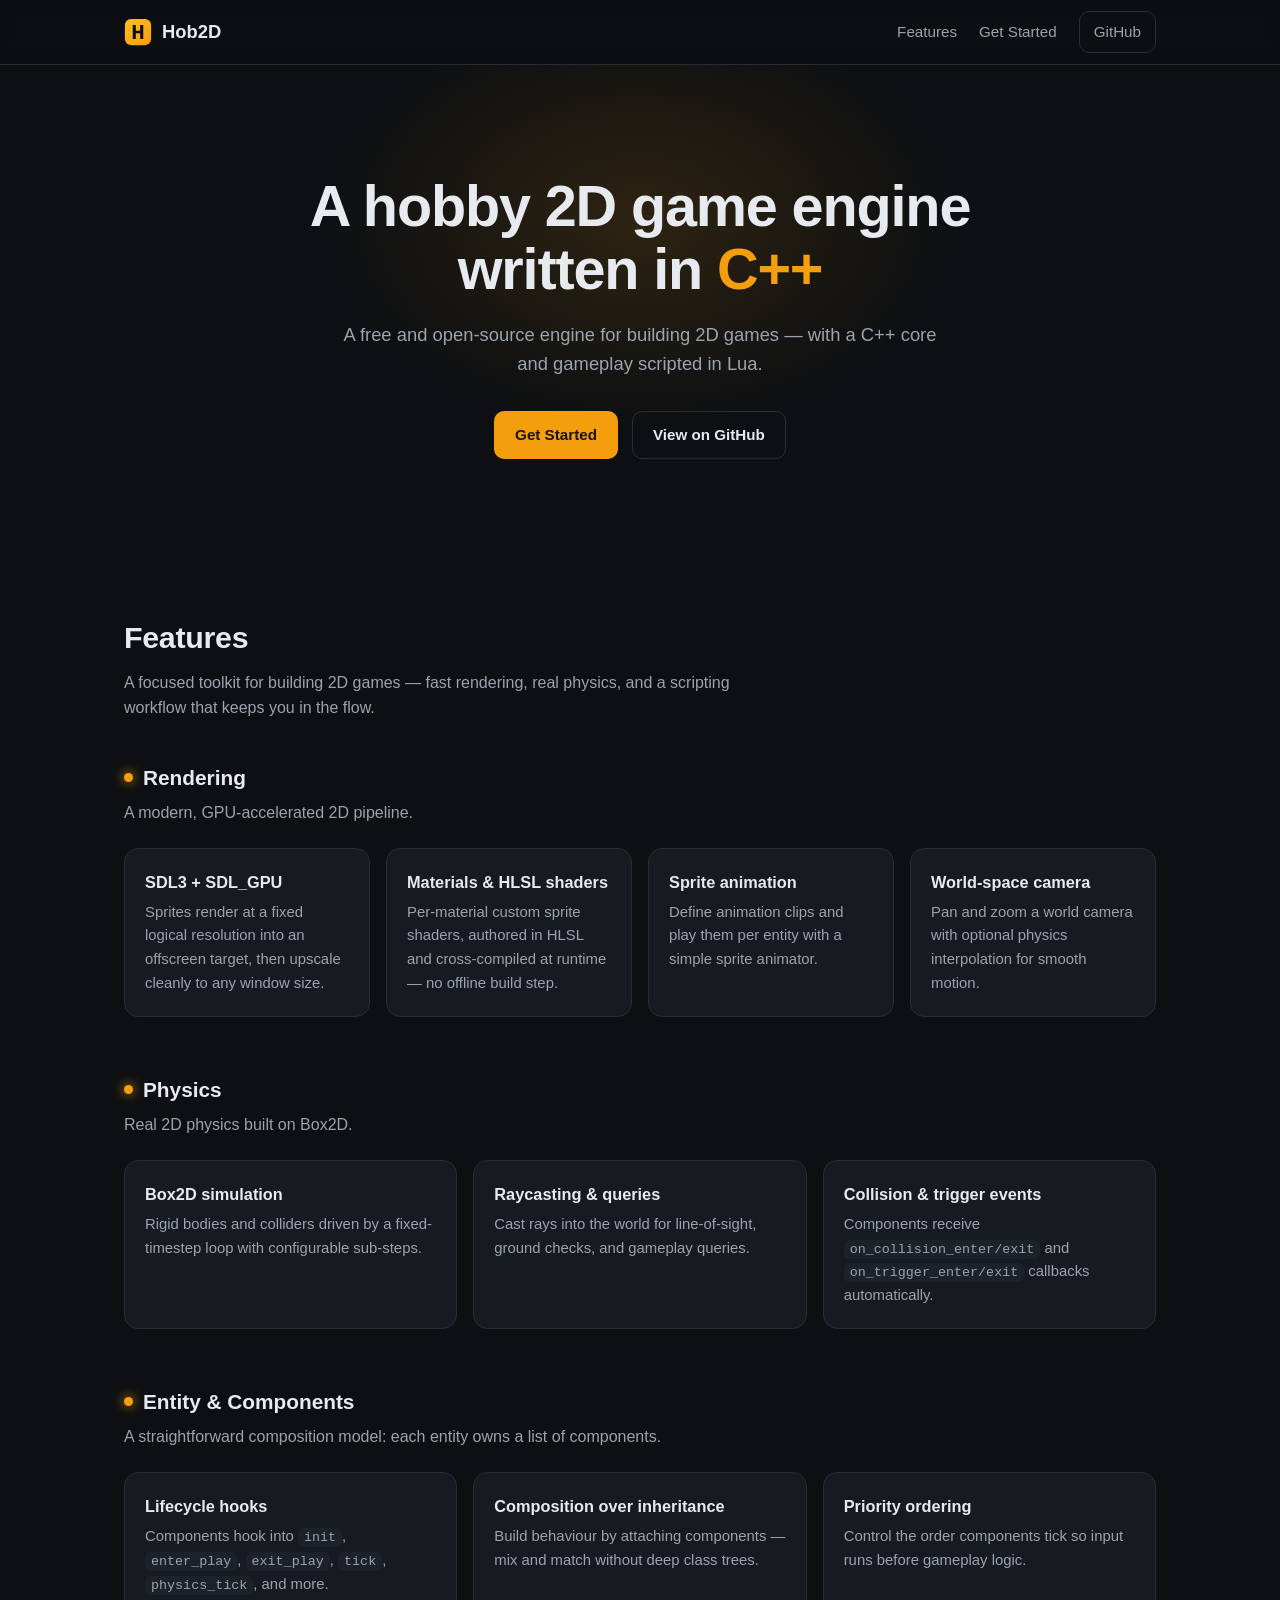
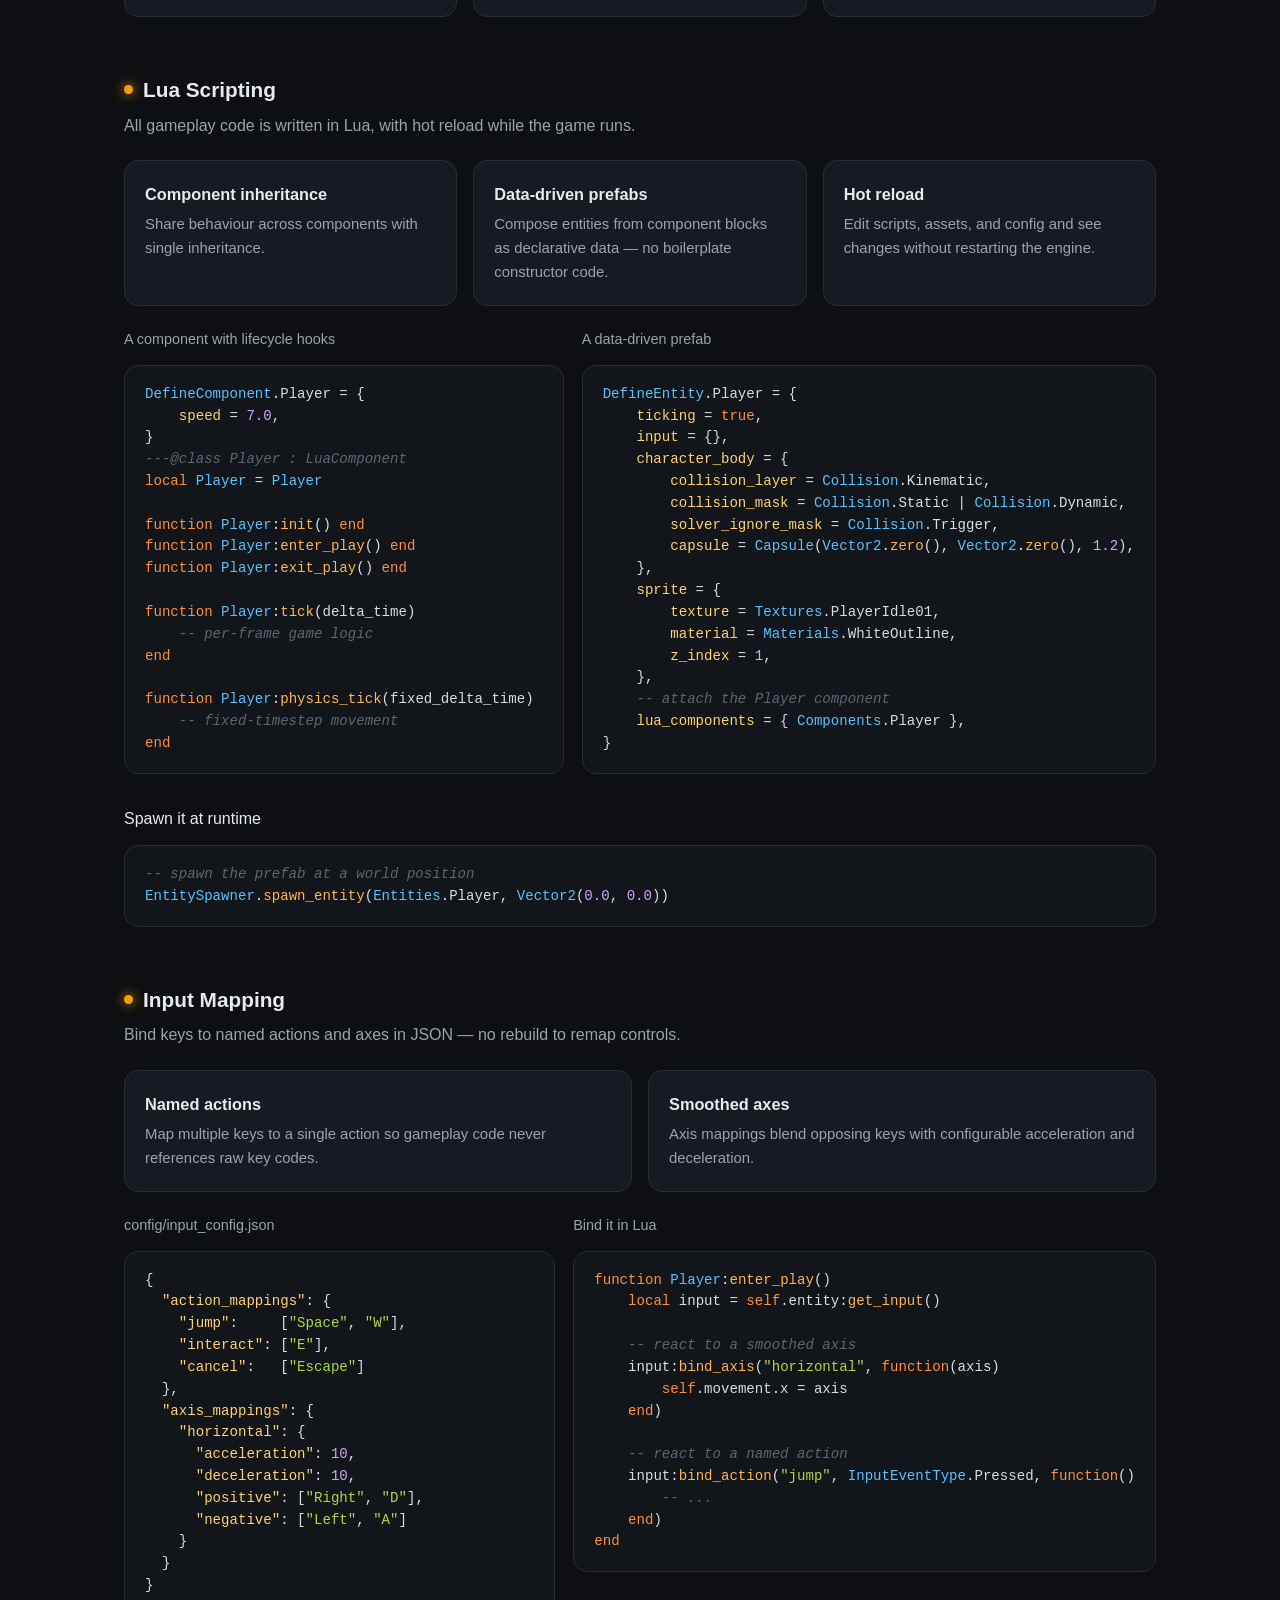
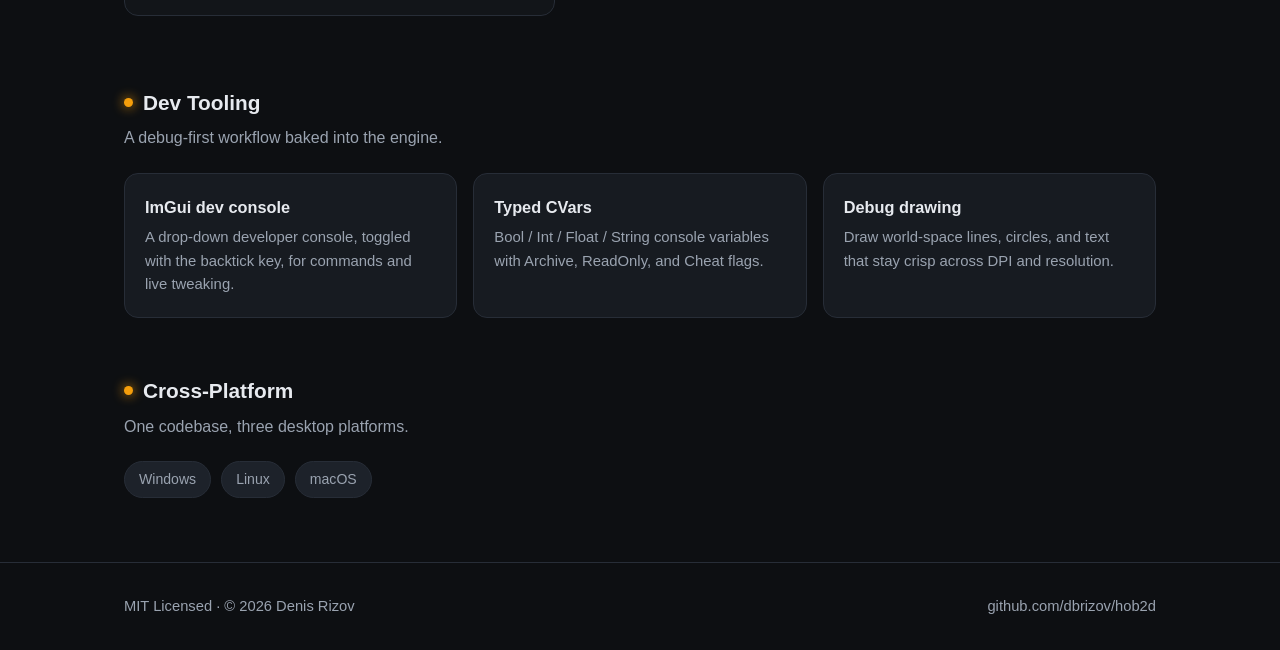
<file: docs/index.html>
<!DOCTYPE html>
<html lang="en">
<head>
    <meta charset="UTF-8">
    <meta name="viewport" content="width=device-width, initial-scale=1.0">
    <title>Hob2D — A hobby 2D game engine written in C++</title>
    <meta name="description" content="Hob2D is a 2D game engine with SDL3 + SDL_GPU rendering, Box2D physics, and all gameplay scripted in Lua.">
    <link rel="icon" href="favicon.svg" type="image/svg+xml">

    <!-- Open Graph / social -->
    <meta property="og:type" content="website">
    <meta property="og:title" content="Hob2D — A hobby 2D game engine written in C++">
    <meta property="og:description" content="SDL3 + SDL_GPU rendering · Box2D physics · all gameplay in Lua.">
    <meta property="og:url" content="https://hob2d.com/">
    <meta name="twitter:card" content="summary">

    <link rel="stylesheet" href="styles.css">
</head>
<body>
    <header class="site-header">
        <div class="container">
            <a class="brand" href="/">
                <img src="favicon.svg" alt="Hob2D logo">
                Hob2D
            </a>
            <nav class="nav">
                <a class="nav-link-hide" href="#features">Features</a>
                <a href="get-started.html">Get Started</a>
                <a class="btn btn-ghost btn-sm" href="https://github.com/dbrizov/hob2d">GitHub</a>
            </nav>
        </div>
    </header>

    <main>
        <!-- Hero -->
        <section class="hero">
            <div class="container">
                <h1>A hobby 2D game engine<br>written in <span class="accent">C++</span></h1>
                <p>A free and open-source engine for building 2D games — with a C++ core and gameplay scripted in Lua.</p>
                <div class="hero-cta">
                    <a class="btn btn-primary" href="get-started.html">Get Started</a>
                    <a class="btn btn-ghost" href="https://github.com/dbrizov/hob2d">View on GitHub</a>
                </div>
            </div>
        </section>

        <!-- Features -->
        <section id="features">
            <div class="container">
                <h2 class="section-title">Features</h2>
                <p class="section-lead">A focused toolkit for building 2D games — fast rendering, real
                    physics, and a scripting workflow that keeps you in the flow.</p>

                <!-- Rendering -->
                <div class="feature-group">
                    <h3><span class="dot"></span>Rendering</h3>
                    <p class="group-lead">A modern, GPU-accelerated 2D pipeline.</p>
                    <div class="cards">
                        <div class="card">
                            <h4>SDL3 + SDL_GPU</h4>
                            <p>Sprites render at a fixed logical resolution into an offscreen target, then
                                upscale cleanly to any window size.</p>
                        </div>
                        <div class="card">
                            <h4>Materials &amp; HLSL shaders</h4>
                            <p>Per-material custom sprite shaders, authored in HLSL and cross-compiled at
                                runtime — no offline build step.</p>
                        </div>
                        <div class="card">
                            <h4>Sprite animation</h4>
                            <p>Define animation clips and play them per entity with a simple sprite animator.</p>
                        </div>
                        <div class="card">
                            <h4>World-space camera</h4>
                            <p>Pan and zoom a world camera with optional physics interpolation for smooth motion.</p>
                        </div>
                    </div>
                </div>

                <!-- Physics -->
                <div class="feature-group">
                    <h3><span class="dot"></span>Physics</h3>
                    <p class="group-lead">Real 2D physics built on Box2D.</p>
                    <div class="cards">
                        <div class="card">
                            <h4>Box2D simulation</h4>
                            <p>Rigid bodies and colliders driven by a fixed-timestep loop with configurable
                                sub-steps.</p>
                        </div>
                        <div class="card">
                            <h4>Raycasting &amp; queries</h4>
                            <p>Cast rays into the world for line-of-sight, ground checks, and gameplay queries.</p>
                        </div>
                        <div class="card">
                            <h4>Collision &amp; trigger events</h4>
                            <p>Components receive <code>on_collision_enter/exit</code> and
                                <code>on_trigger_enter/exit</code> callbacks automatically.</p>
                        </div>
                    </div>
                </div>

                <!-- Entity & Components -->
                <div class="feature-group">
                    <h3><span class="dot"></span>Entity &amp; Components</h3>
                    <p class="group-lead">A straightforward composition model: each entity owns a list of
                        components.</p>
                    <div class="cards">
                        <div class="card">
                            <h4>Lifecycle hooks</h4>
                            <p>Components hook into <code>init</code>, <code>enter_play</code>,
                                <code>exit_play</code>, <code>tick</code>, <code>physics_tick</code>, and more.</p>
                        </div>
                        <div class="card">
                            <h4>Composition over inheritance</h4>
                            <p>Build behaviour by attaching components — mix and match without deep class trees.</p>
                        </div>
                        <div class="card">
                            <h4>Priority ordering</h4>
                            <p>Control the order components tick so input runs before gameplay logic.</p>
                        </div>
                    </div>
                </div>

                <!-- Lua Scripting -->
                <div class="feature-group">
                    <h3><span class="dot"></span>Lua Scripting</h3>
                    <p class="group-lead">All gameplay code is written in Lua, with hot reload while the
                        game runs.</p>
                    <div class="cards">
                        <div class="card">
                            <h4>Component inheritance</h4>
                            <p>Share behaviour across components with single inheritance.</p>
                        </div>
                        <div class="card">
                            <h4>Data-driven prefabs</h4>
                            <p>Compose entities from component blocks as declarative data — no boilerplate
                                constructor code.</p>
                        </div>
                        <div class="card">
                            <h4>Hot reload</h4>
                            <p>Edit scripts, assets, and config and see changes without restarting the engine.</p>
                        </div>
                    </div>
                    <div class="code-grid" style="margin-top: 22px;">
                        <figure>
                            <figcaption>A component with lifecycle hooks</figcaption>
<pre><span class="cls">DefineComponent</span>.Player = {
    <span class="prop">speed</span> = <span class="num">7.0</span>,
}
<span class="cmt">---@class Player : LuaComponent</span>
<span class="kw">local</span> <span class="cls">Player</span> = <span class="cls">Player</span>

<span class="kw">function</span> <span class="cls">Player</span>:<span class="fn">init</span>() <span class="kw">end</span>
<span class="kw">function</span> <span class="cls">Player</span>:<span class="fn">enter_play</span>() <span class="kw">end</span>
<span class="kw">function</span> <span class="cls">Player</span>:<span class="fn">exit_play</span>() <span class="kw">end</span>

<span class="kw">function</span> <span class="cls">Player</span>:<span class="fn">tick</span>(delta_time)
    <span class="cmt">-- per-frame game logic</span>
<span class="kw">end</span>

<span class="kw">function</span> <span class="cls">Player</span>:<span class="fn">physics_tick</span>(fixed_delta_time)
    <span class="cmt">-- fixed-timestep movement</span>
<span class="kw">end</span></pre>
                        </figure>
                        <figure>
                            <figcaption>A data-driven prefab</figcaption>
<pre><span class="cls">DefineEntity</span>.Player = {
    <span class="prop">ticking</span> = <span class="kw">true</span>,
    <span class="prop">input</span> = {},
    <span class="prop">character_body</span> = {
        <span class="prop">collision_layer</span> = <span class="cls">Collision</span>.Kinematic,
        <span class="prop">collision_mask</span> = <span class="cls">Collision</span>.Static | <span class="cls">Collision</span>.Dynamic,
        <span class="prop">solver_ignore_mask</span> = <span class="cls">Collision</span>.Trigger,
        <span class="prop">capsule</span> = <span class="cls">Capsule</span>(<span class="cls">Vector2</span>.<span class="fn">zero</span>(), <span class="cls">Vector2</span>.<span class="fn">zero</span>(), <span class="num">1.2</span>),
    },
    <span class="prop">sprite</span> = {
        <span class="prop">texture</span> = <span class="cls">Textures</span>.PlayerIdle01,
        <span class="prop">material</span> = <span class="cls">Materials</span>.WhiteOutline,
        <span class="prop">z_index</span> = <span class="num">1</span>,
    },
    <span class="cmt">-- attach the Player component</span>
    <span class="prop">lua_components</span> = { <span class="cls">Components</span>.Player },
}</pre>
                        </figure>
                    </div>

                    <figure style="margin-top: 18px;">
                        <figcaption>Spawn it at runtime</figcaption>
<pre><span class="cmt">-- spawn the prefab at a world position</span>
<span class="cls">EntitySpawner</span>.<span class="fn">spawn_entity</span>(<span class="cls">Entities</span>.Player, <span class="cls">Vector2</span>(<span class="num">0.0</span>, <span class="num">0.0</span>))</pre>
                    </figure>
                </div>

                <!-- Input -->
                <div class="feature-group">
                    <h3><span class="dot"></span>Input Mapping</h3>
                    <p class="group-lead">Bind keys to named actions and axes in JSON — no rebuild to
                        remap controls.</p>
                    <div class="cards">
                        <div class="card">
                            <h4>Named actions</h4>
                            <p>Map multiple keys to a single action so gameplay code never references raw
                                key codes.</p>
                        </div>
                        <div class="card">
                            <h4>Smoothed axes</h4>
                            <p>Axis mappings blend opposing keys with configurable acceleration and
                                deceleration.</p>
                        </div>
                    </div>
                    <div class="code-grid" style="margin-top: 22px;">
                        <figure>
                            <figcaption>config/input_config.json</figcaption>
<pre>{
  <span class="prop">"action_mappings"</span>: {
    <span class="prop">"jump"</span>:     [<span class="str">"Space"</span>, <span class="str">"W"</span>],
    <span class="prop">"interact"</span>: [<span class="str">"E"</span>],
    <span class="prop">"cancel"</span>:   [<span class="str">"Escape"</span>]
  },
  <span class="prop">"axis_mappings"</span>: {
    <span class="prop">"horizontal"</span>: {
      <span class="prop">"acceleration"</span>: <span class="num">10</span>,
      <span class="prop">"deceleration"</span>: <span class="num">10</span>,
      <span class="prop">"positive"</span>: [<span class="str">"Right"</span>, <span class="str">"D"</span>],
      <span class="prop">"negative"</span>: [<span class="str">"Left"</span>, <span class="str">"A"</span>]
    }
  }
}</pre>
                        </figure>
                        <figure>
                            <figcaption>Bind it in Lua</figcaption>
<pre><span class="kw">function</span> <span class="cls">Player</span>:<span class="fn">enter_play</span>()
    <span class="kw">local</span> input = <span class="kw">self</span>.entity:<span class="fn">get_input</span>()

    <span class="cmt">-- react to a smoothed axis</span>
    input:<span class="fn">bind_axis</span>(<span class="str">"horizontal"</span>, <span class="kw">function</span>(axis)
        <span class="kw">self</span>.movement.x = axis
    <span class="kw">end</span>)

    <span class="cmt">-- react to a named action</span>
    input:<span class="fn">bind_action</span>(<span class="str">"jump"</span>, <span class="cls">InputEventType</span>.Pressed, <span class="kw">function</span>()
        <span class="cmt">-- ...</span>
    <span class="kw">end</span>)
<span class="kw">end</span></pre>
                        </figure>
                    </div>
                </div>

                <!-- Dev Tooling -->
                <div class="feature-group">
                    <h3><span class="dot"></span>Dev Tooling</h3>
                    <p class="group-lead">A debug-first workflow baked into the engine.</p>
                    <div class="cards">
                        <div class="card">
                            <h4>ImGui dev console</h4>
                            <p>A drop-down developer console, toggled with the backtick key, for commands
                                and live tweaking.</p>
                        </div>
                        <div class="card">
                            <h4>Typed CVars</h4>
                            <p>Bool / Int / Float / String console variables with Archive, ReadOnly, and
                                Cheat flags.</p>
                        </div>
                        <div class="card">
                            <h4>Debug drawing</h4>
                            <p>Draw world-space lines, circles, and text that stay crisp across DPI and
                                resolution.</p>
                        </div>
                    </div>
                </div>

                <!-- Cross-Platform -->
                <div class="feature-group">
                    <h3><span class="dot"></span>Cross-Platform</h3>
                    <p class="group-lead">One codebase, three desktop platforms.</p>
                    <div class="pills">
                        <span class="pill">Windows</span>
                        <span class="pill">Linux</span>
                        <span class="pill">macOS</span>
                    </div>
                </div>
            </div>
        </section>
    </main>

    <footer class="site-footer">
        <div class="container">
            <span>MIT Licensed · © 2026 Denis Rizov</span>
            <a href="https://github.com/dbrizov/hob2d">github.com/dbrizov/hob2d</a>
        </div>
    </footer>
</body>
</html>
</file>
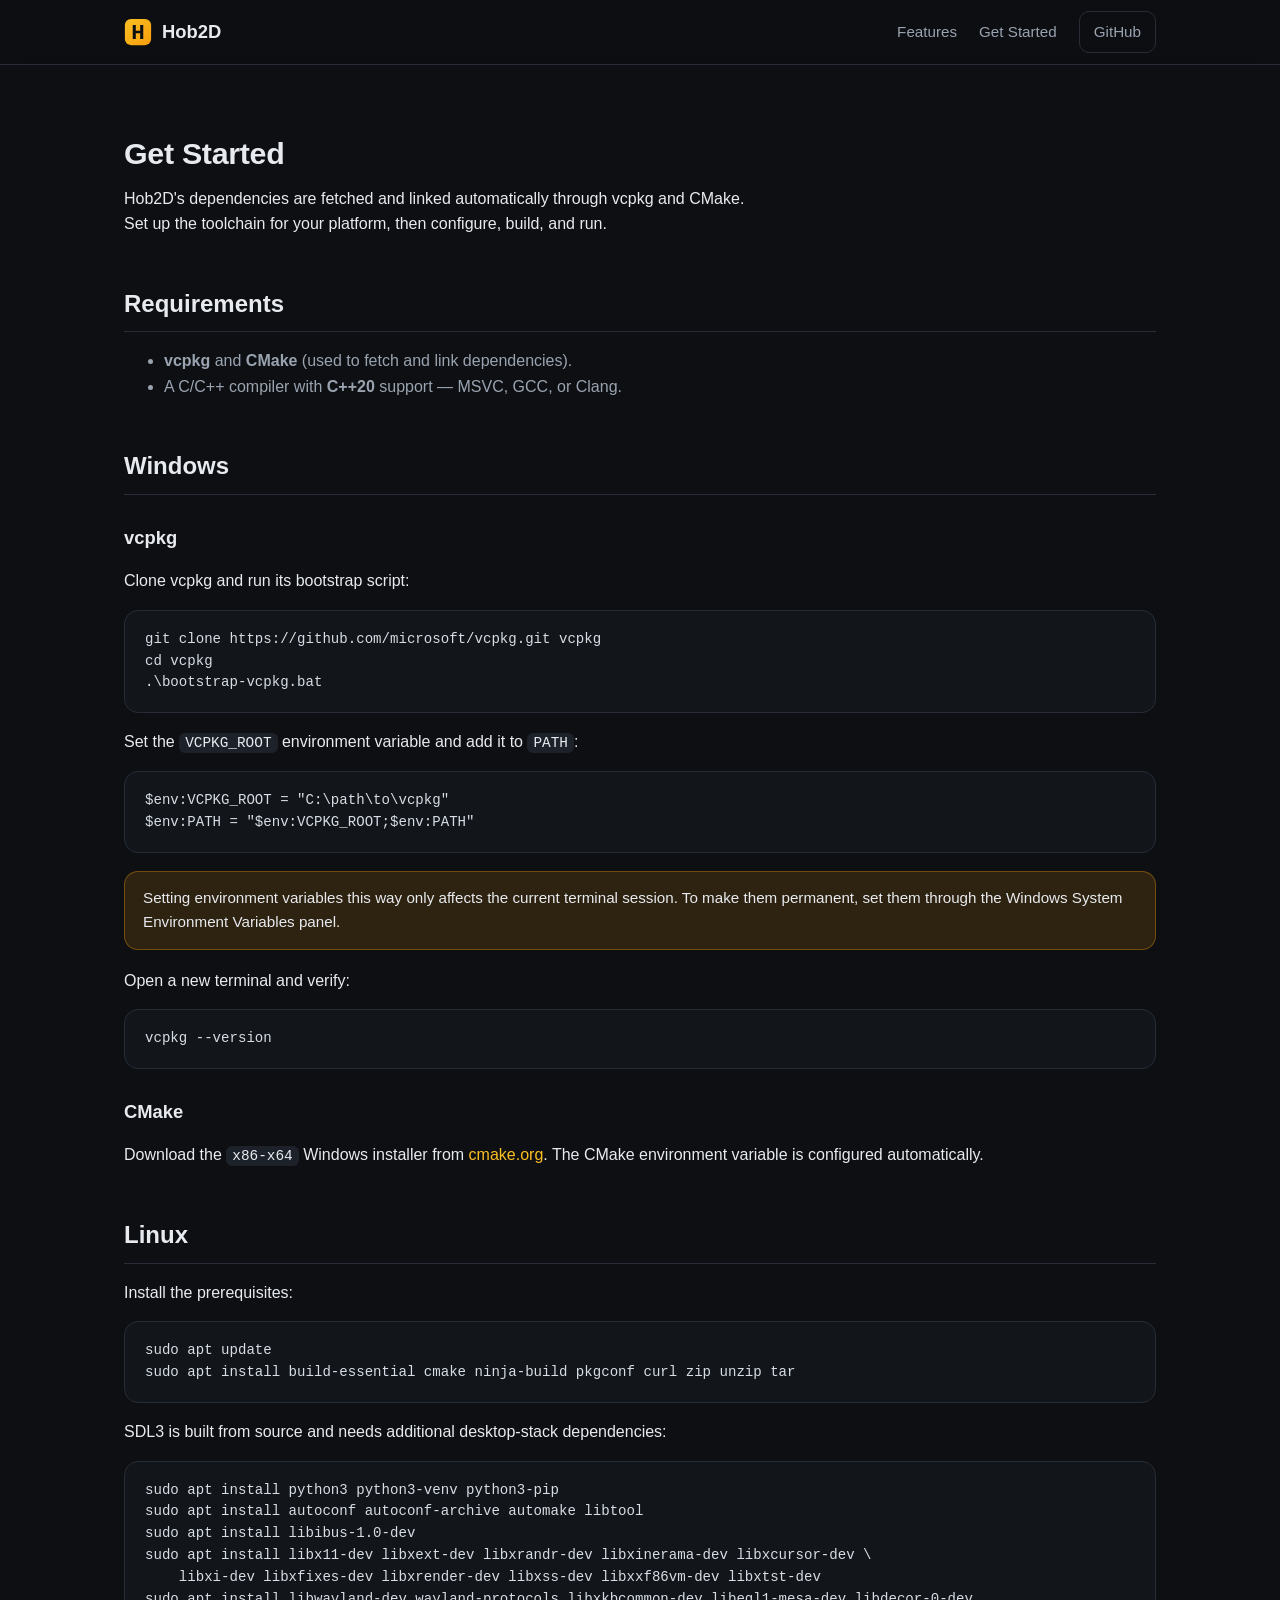
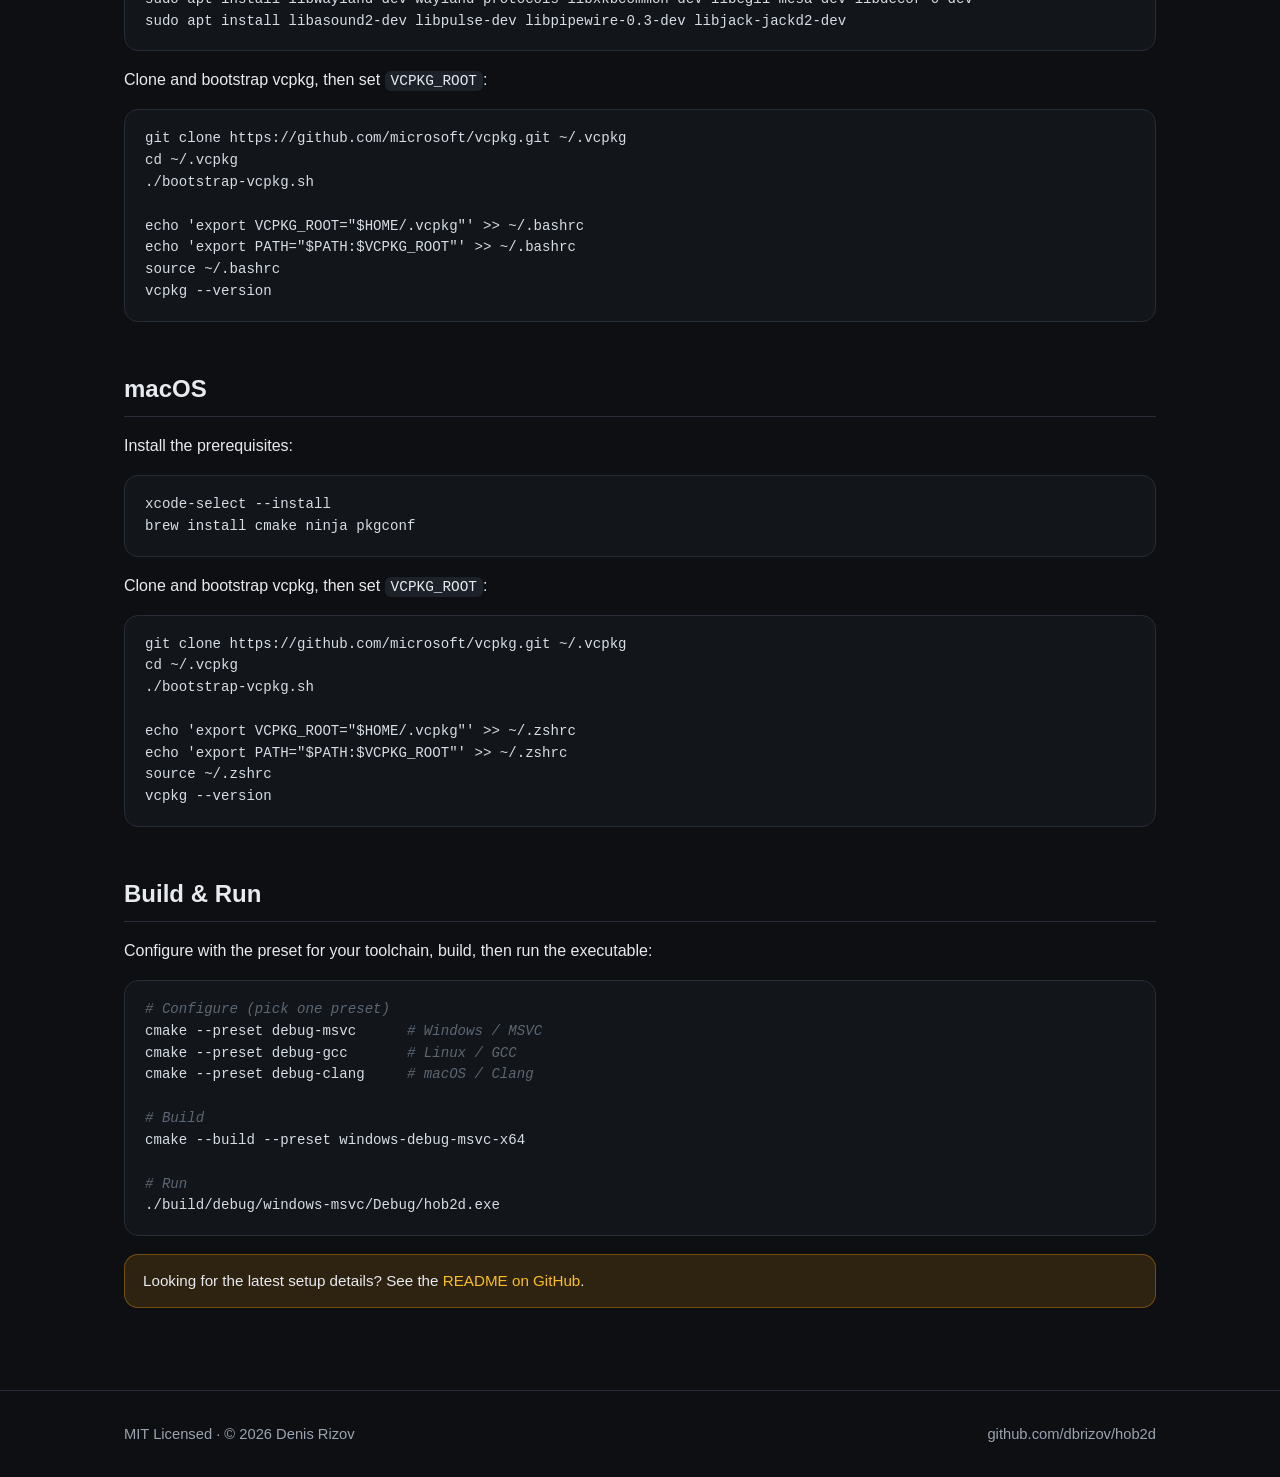
<file: docs/get-started.html>
<!DOCTYPE html>
<html lang="en">
<head>
    <meta charset="UTF-8">
    <meta name="viewport" content="width=device-width, initial-scale=1.0">
    <title>Get Started — Hob2D</title>
    <meta name="description" content="Set up, build, and run the Hob2D game engine on Windows, Linux, or macOS.">
    <link rel="icon" href="favicon.svg" type="image/svg+xml">
    <link rel="stylesheet" href="styles.css">
</head>
<body>
    <header class="site-header">
        <div class="container">
            <a class="brand" href="index.html">
                <img src="favicon.svg" alt="Hob2D logo">
                Hob2D
            </a>
            <nav class="nav">
                <a class="nav-link-hide" href="index.html#features">Features</a>
                <a href="get-started.html">Get Started</a>
                <a class="btn btn-ghost btn-sm" href="https://github.com/dbrizov/hob2d">GitHub</a>
            </nav>
        </div>
    </header>

    <main>
        <section class="doc">
            <div class="container">
                <h1 class="section-title">Get Started</h1>
                <p class="section-lead">Hob2D's dependencies are fetched and linked automatically through
                    vcpkg and CMake. Set up the toolchain for your platform, then configure, build, and run.</p>

                <h2>Requirements</h2>
                <ul>
                    <li><strong>vcpkg</strong> and <strong>CMake</strong> (used to fetch and link dependencies).</li>
                    <li>A C/C++ compiler with <strong>C++20</strong> support — MSVC, GCC, or Clang.</li>
                </ul>

                <h2>Windows</h2>
                <h3>vcpkg</h3>
                <p>Clone vcpkg and run its bootstrap script:</p>
<pre>git clone https://github.com/microsoft/vcpkg.git vcpkg
cd vcpkg
.\bootstrap-vcpkg.bat</pre>
                <p>Set the <code>VCPKG_ROOT</code> environment variable and add it to <code>PATH</code>:</p>
<pre>$env:VCPKG_ROOT = "C:\path\to\vcpkg"
$env:PATH = "$env:VCPKG_ROOT;$env:PATH"</pre>
                <div class="callout">
                    Setting environment variables this way only affects the current terminal session. To make
                    them permanent, set them through the Windows System Environment Variables panel.
                </div>
                <p>Open a new terminal and verify:</p>
<pre>vcpkg --version</pre>
                <h3>CMake</h3>
                <p>Download the <code>x86-x64</code> Windows installer from
                    <a href="https://cmake.org/">cmake.org</a>. The CMake environment variable is configured
                    automatically.</p>

                <h2>Linux</h2>
                <p>Install the prerequisites:</p>
<pre>sudo apt update
sudo apt install build-essential cmake ninja-build pkgconf curl zip unzip tar</pre>
                <p>SDL3 is built from source and needs additional desktop-stack dependencies:</p>
<pre>sudo apt install python3 python3-venv python3-pip
sudo apt install autoconf autoconf-archive automake libtool
sudo apt install libibus-1.0-dev
sudo apt install libx11-dev libxext-dev libxrandr-dev libxinerama-dev libxcursor-dev \
    libxi-dev libxfixes-dev libxrender-dev libxss-dev libxxf86vm-dev libxtst-dev
sudo apt install libwayland-dev wayland-protocols libxkbcommon-dev libegl1-mesa-dev libdecor-0-dev
sudo apt install libasound2-dev libpulse-dev libpipewire-0.3-dev libjack-jackd2-dev</pre>
                <p>Clone and bootstrap vcpkg, then set <code>VCPKG_ROOT</code>:</p>
<pre>git clone https://github.com/microsoft/vcpkg.git ~/.vcpkg
cd ~/.vcpkg
./bootstrap-vcpkg.sh

echo 'export VCPKG_ROOT="$HOME/.vcpkg"' >> ~/.bashrc
echo 'export PATH="$PATH:$VCPKG_ROOT"' >> ~/.bashrc
source ~/.bashrc
vcpkg --version</pre>

                <h2>macOS</h2>
                <p>Install the prerequisites:</p>
<pre>xcode-select --install
brew install cmake ninja pkgconf</pre>
                <p>Clone and bootstrap vcpkg, then set <code>VCPKG_ROOT</code>:</p>
<pre>git clone https://github.com/microsoft/vcpkg.git ~/.vcpkg
cd ~/.vcpkg
./bootstrap-vcpkg.sh

echo 'export VCPKG_ROOT="$HOME/.vcpkg"' >> ~/.zshrc
echo 'export PATH="$PATH:$VCPKG_ROOT"' >> ~/.zshrc
source ~/.zshrc
vcpkg --version</pre>

                <h2>Build &amp; Run</h2>
                <p>Configure with the preset for your toolchain, build, then run the executable:</p>
<pre><span class="cmt"># Configure (pick one preset)</span>
cmake --preset debug-msvc      <span class="cmt"># Windows / MSVC</span>
cmake --preset debug-gcc       <span class="cmt"># Linux / GCC</span>
cmake --preset debug-clang     <span class="cmt"># macOS / Clang</span>

<span class="cmt"># Build</span>
cmake --build --preset windows-debug-msvc-x64

<span class="cmt"># Run</span>
./build/debug/windows-msvc/Debug/hob2d.exe</pre>

                <div class="callout">
                    Looking for the latest setup details? See the
                    <a href="https://github.com/dbrizov/hob2d#readme">README on GitHub</a>.
                </div>
            </div>
        </section>
    </main>

    <footer class="site-footer">
        <div class="container">
            <span>MIT Licensed · © 2026 Denis Rizov</span>
            <a href="https://github.com/dbrizov/hob2d">github.com/dbrizov/hob2d</a>
        </div>
    </footer>
</body>
</html>
</file>
<file: docs/styles.css>
:root {
    --bg: #0d0f12;
    --bg-2: #121519;
    --surface: #171b21;
    --surface-2: #1d222a;
    --border: #272d37;
    --text: #e7eaef;
    --muted: #9aa3b0;
    --accent: #f59e0b;
    --accent-2: #fbbf24;
    --accent-soft: rgba(245, 158, 11, 0.14);
    --radius: 14px;
    --maxw: 1080px;
    --font: -apple-system, BlinkMacSystemFont, "Segoe UI", Roboto, Helvetica, Arial, sans-serif;
    --mono: ui-monospace, "SF Mono", "Cascadia Code", "JetBrains Mono", Menlo, Consolas, monospace;
}

* {
    box-sizing: border-box;
}

html {
    scroll-behavior: smooth;
    -webkit-text-size-adjust: 100%;
    text-size-adjust: 100%;
}

body {
    margin: 0;
    background: var(--bg);
    color: var(--text);
    font-family: var(--font);
    line-height: 1.6;
    -webkit-font-smoothing: antialiased;
}

a {
    color: var(--accent-2);
    text-decoration: none;
}

a:hover {
    text-decoration: underline;
}

.container {
    width: 100%;
    max-width: var(--maxw);
    margin: 0 auto;
    padding: 0 24px;
}

/* ---- Header ---- */
.site-header {
    position: sticky;
    top: 0;
    z-index: 50;
    background: rgba(13, 15, 18, 0.72);
    backdrop-filter: blur(10px);
    border-bottom: 1px solid var(--border);
}

.site-header .container {
    display: flex;
    align-items: center;
    justify-content: space-between;
    gap: 16px;
    height: 64px;
}

.brand {
    display: flex;
    align-items: center;
    gap: 10px;
    font-weight: 700;
    font-size: 1.15rem;
    color: var(--text);
}

.brand:hover {
    text-decoration: none;
}

.brand img {
    width: 28px;
    height: 28px;
}

.nav {
    display: flex;
    align-items: center;
    gap: 22px;
    flex-wrap: wrap;
}

.nav a {
    color: var(--muted);
    font-size: 0.95rem;
    font-weight: 500;
}

.nav a:hover {
    color: var(--text);
    text-decoration: none;
}

/* ---- Buttons ---- */
.btn {
    display: inline-flex;
    align-items: center;
    gap: 8px;
    padding: 11px 20px;
    border-radius: 10px;
    font-weight: 600;
    font-size: 0.95rem;
    border: 1px solid transparent;
    cursor: pointer;
    transition: transform 0.12s ease, background 0.12s ease, border-color 0.12s ease;
}

.btn:hover {
    text-decoration: none;
    transform: translateY(-1px);
}

.btn-primary {
    background: var(--accent);
    color: #1a1206;
}

.btn-primary:hover {
    background: var(--accent-2);
}

.btn-ghost {
    background: transparent;
    color: var(--text);
    border-color: var(--border);
}

.btn-ghost:hover {
    border-color: var(--accent);
}

.btn-sm {
    padding: 8px 14px;
    font-size: 0.9rem;
}

/* ---- Hero ---- */
.hero {
    position: relative;
    overflow: hidden;
    text-align: center;
    padding: 110px 0 90px;
}

.hero::before {
    content: "";
    position: absolute;
    top: -30%;
    left: 50%;
    transform: translateX(-50%);
    width: 900px;
    height: 600px;
    background: radial-gradient(closest-side, var(--accent-soft), transparent 70%);
    pointer-events: none;
}

.hero h1 {
    position: relative;
    font-size: clamp(2.2rem, 6vw, 3.6rem);
    line-height: 1.1;
    margin: 0 0 18px;
    letter-spacing: -0.02em;
}

.hero h1 .accent {
    color: var(--accent);
}

.hero p {
    position: relative;
    max-width: 620px;
    margin: 0 auto 32px;
    font-size: 1.15rem;
    color: var(--muted);
}

.hero-cta {
    position: relative;
    display: flex;
    gap: 14px;
    justify-content: center;
    flex-wrap: wrap;
}

/* ---- Sections ---- */
section {
    padding: 64px 0;
}

.section-title {
    font-size: 1.9rem;
    letter-spacing: -0.01em;
    margin: 0 0 8px;
}

.section-lead {
    color: var(--muted);
    margin: 0 0 40px;
    max-width: 640px;
}

/* ---- Feature groups ---- */
.feature-group {
    margin-bottom: 56px;
}

.feature-group:last-child {
    margin-bottom: 0;
}

.feature-group > h3 {
    font-size: 1.3rem;
    margin: 0 0 6px;
    display: flex;
    align-items: center;
    gap: 10px;
}

.feature-group > h3 .dot {
    width: 9px;
    height: 9px;
    border-radius: 50%;
    background: var(--accent);
    box-shadow: 0 0 12px var(--accent);
}

.feature-group > .group-lead {
    color: var(--muted);
    margin: 0 0 22px;
}

.cards {
    display: grid;
    grid-template-columns: repeat(auto-fit, minmax(230px, 1fr));
    gap: 16px;
}

.card {
    background: var(--surface);
    border: 1px solid var(--border);
    border-radius: var(--radius);
    padding: 20px;
    transition: transform 0.14s ease, border-color 0.14s ease;
}

.card:hover {
    transform: translateY(-3px);
    border-color: var(--accent);
}

.card h4 {
    margin: 0 0 6px;
    font-size: 1.02rem;
}

.card p {
    margin: 0;
    color: var(--muted);
    font-size: 0.93rem;
}

/* ---- Code blocks ---- */
pre {
    background: var(--bg-2);
    border: 1px solid var(--border);
    border-radius: var(--radius);
    padding: 18px 20px;
    max-width: 100%;
    overflow-x: auto;
    font-family: var(--mono);
    font-size: 0.88rem;
    line-height: 1.55;
    color: #d7dde6;
}

/* Syntax highlighting — Ayu Dark palette */
pre .cmt {
    color: #5c6773;
    font-style: italic;
}

pre .kw {
    color: #ff8f40;
}

pre .cls {
    color: #59c2ff;
}

pre .fn {
    color: #ffb454;
}

pre .prop {
    color: #ffd173;
}

pre .str {
    color: #aad94c;
}

pre .num {
    color: #d2a6ff;
}

code {
    font-family: var(--mono);
    font-size: 0.9em;
    background: var(--surface-2);
    padding: 2px 6px;
    border-radius: 6px;
}

.code-grid {
    display: grid;
    grid-template-columns: 1fr 1fr;
    gap: 18px;
}

.code-grid figcaption {
    color: var(--muted);
    font-size: 0.9rem;
    margin-bottom: 8px;
}

figure {
    margin: 0;
}

/* ---- Tech pills ---- */
.pills {
    display: flex;
    flex-wrap: wrap;
    gap: 10px;
}

.pill {
    background: var(--surface-2);
    border: 1px solid var(--border);
    border-radius: 999px;
    padding: 6px 14px;
    font-size: 0.88rem;
    color: var(--muted);
}

/* ---- Get Started page ---- */
.doc h2 {
    font-size: 1.5rem;
    margin: 48px 0 12px;
    padding-bottom: 8px;
    border-bottom: 1px solid var(--border);
}

.doc h3 {
    font-size: 1.15rem;
    margin: 28px 0 10px;
}

.doc p {
    color: var(--text);
}

.doc ul {
    color: var(--muted);
}

.callout {
    background: var(--accent-soft);
    border: 1px solid rgba(245, 158, 11, 0.35);
    border-radius: var(--radius);
    padding: 14px 18px;
    margin: 18px 0;
    color: var(--text);
    font-size: 0.95rem;
}

/* ---- Footer ---- */
.site-footer {
    border-top: 1px solid var(--border);
    padding: 32px 0;
    color: var(--muted);
    font-size: 0.92rem;
}

.site-footer .container {
    display: flex;
    align-items: center;
    justify-content: space-between;
    gap: 16px;
    flex-wrap: wrap;
}

.site-footer a {
    color: var(--muted);
}

.site-footer a:hover {
    color: var(--text);
}

/* ---- Responsive ---- */
@media (max-width: 760px) {
    .container {
        padding: 0 16px;
    }

    .code-grid {
        grid-template-columns: 1fr;
    }

    .code-grid figure {
        min-width: 0;
    }

    .nav {
        gap: 14px;
    }

    .nav .nav-link-hide {
        display: none;
    }

    section {
        padding: 48px 0;
    }

    .hero {
        padding: 80px 0 64px;
    }
}

@media (prefers-reduced-motion: reduce) {
    * {
        transition: none !important;
        scroll-behavior: auto !important;
    }
}
</file>
